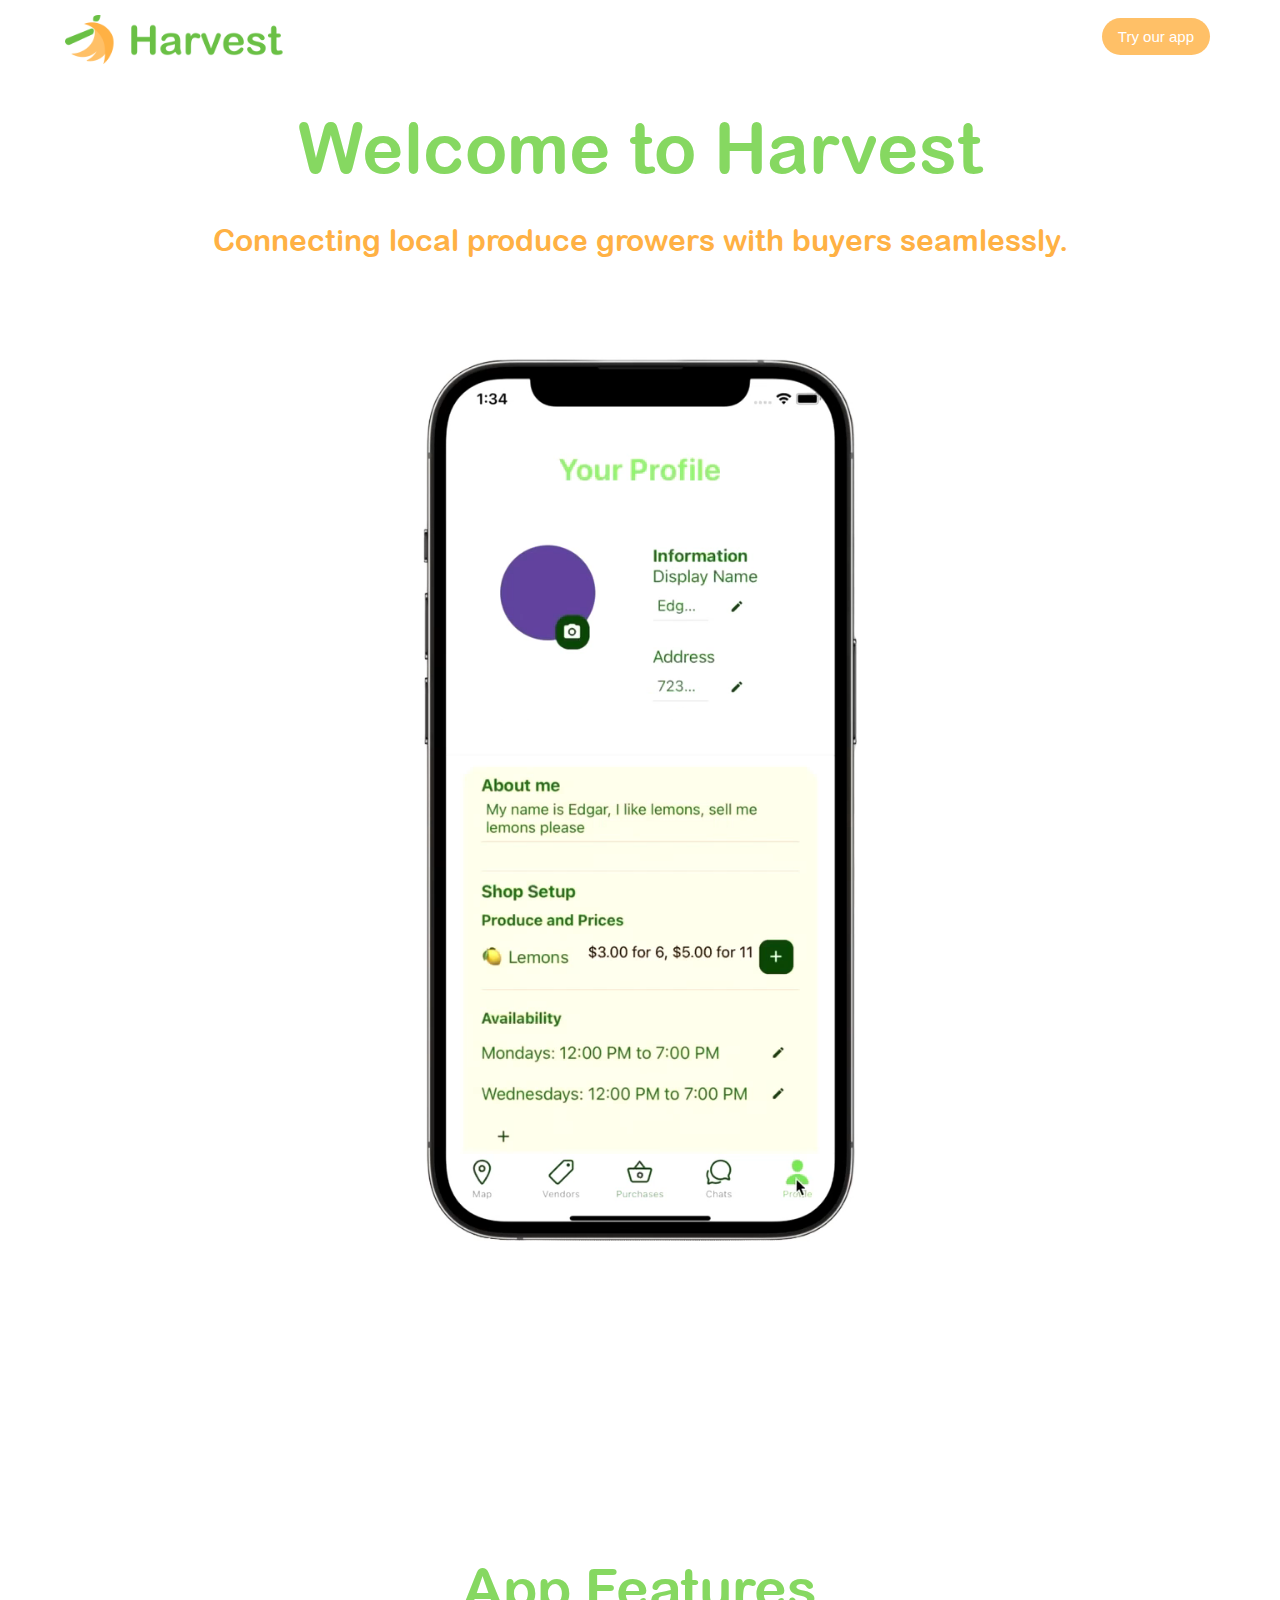
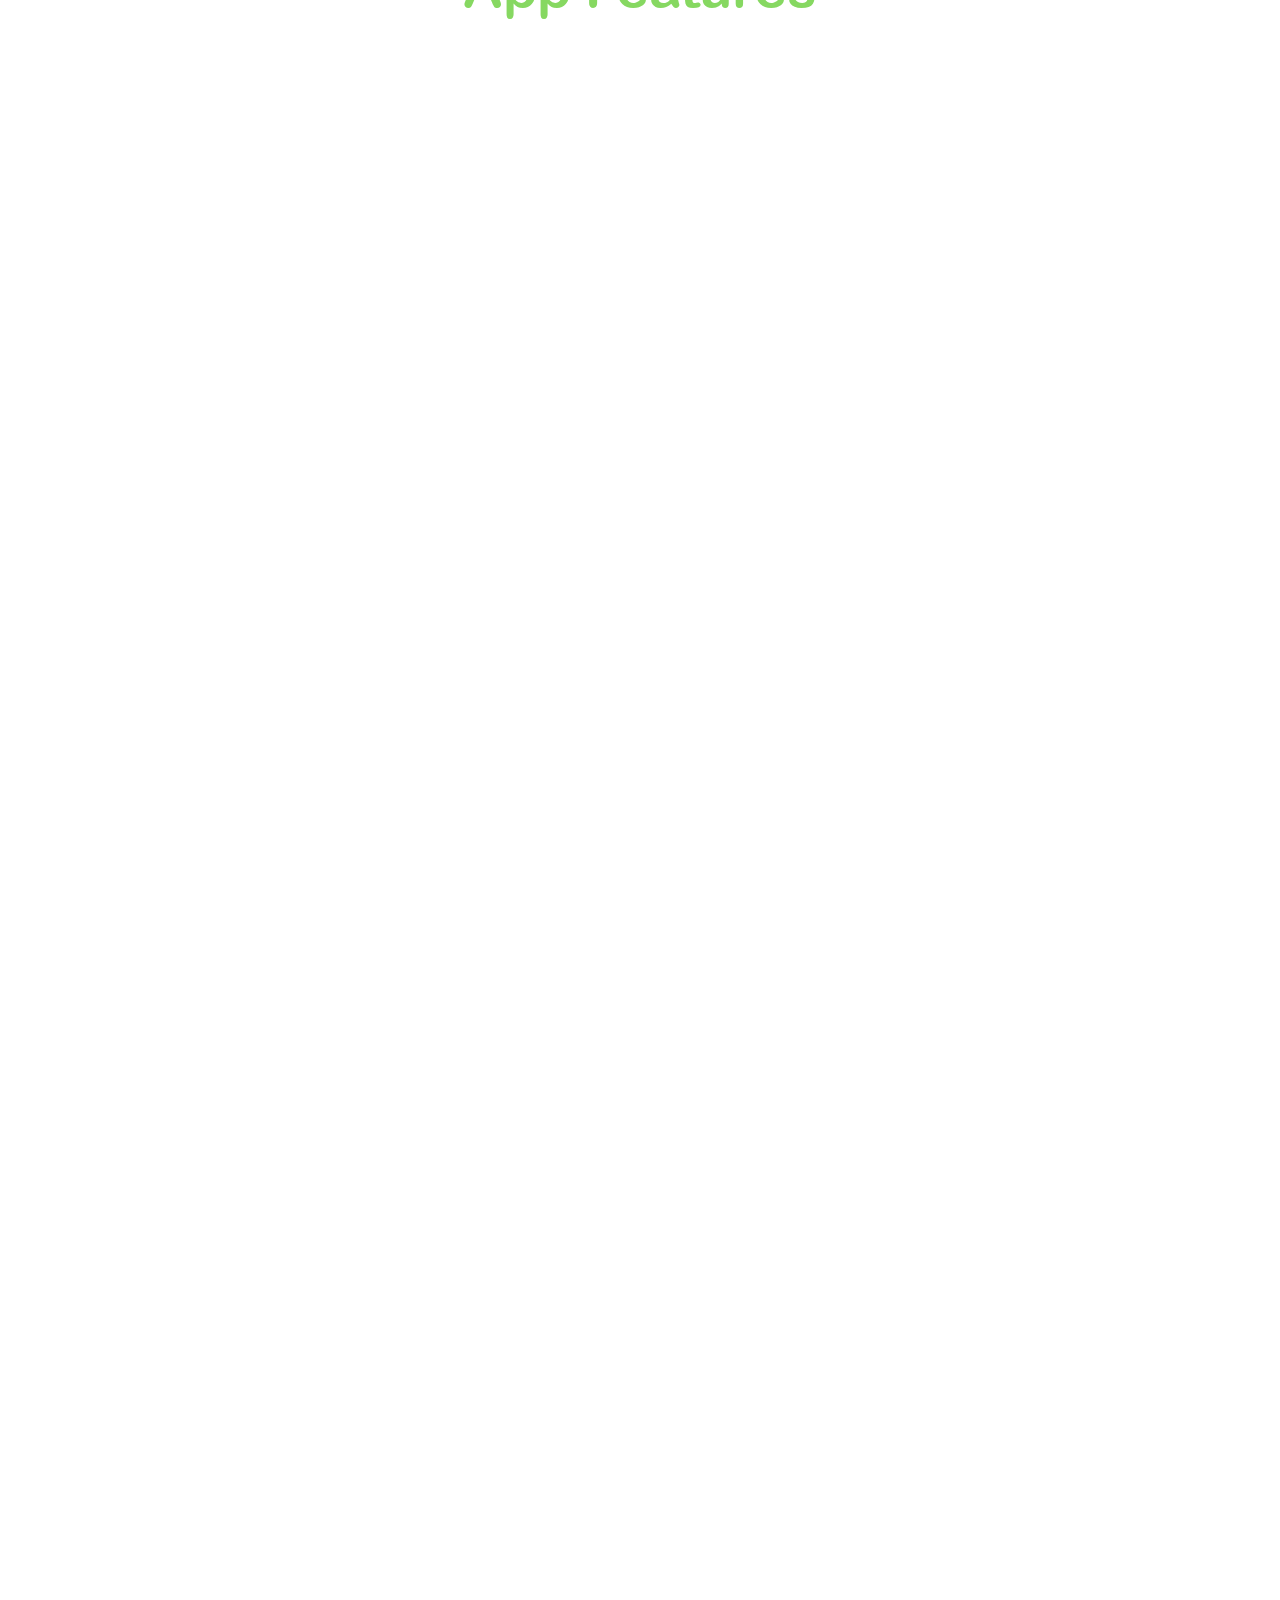
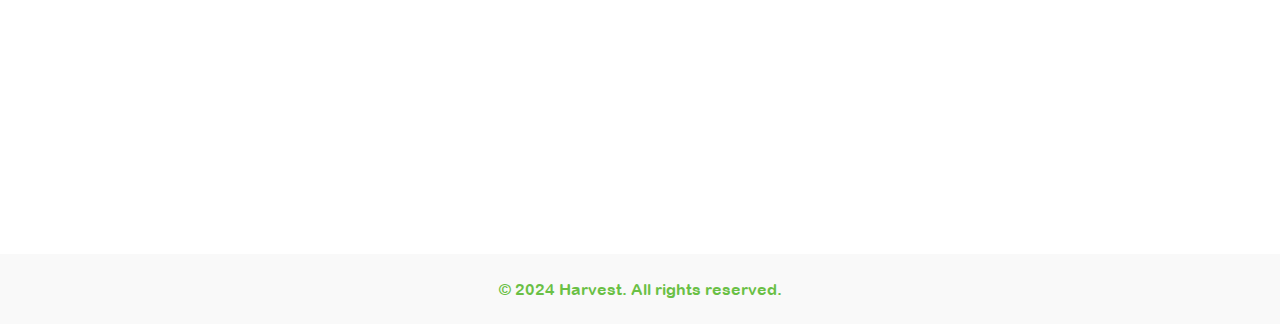
<file: index.html>
<!DOCTYPE html>
<html lang="en">
<head>
   <meta charset="UTF-8">
   <meta name="viewport" content="width=device-width, initial-scale=1.0">
   <title>Harvest</title>
   <link rel="stylesheet" href="style.css">
   <link rel="icon" type="image/x-icon" href="./images/0001.png">
</head>
<body>
  
   </div>
   <header>
       <div class="logo">
           <img id="logo-header" src="./logus.png" alt="Harvest Logo">
       </div>
       

       <button id="try-app-button" >Try our app</button>

       <!-- <nav>
           <ul>
               <li><a href="#home">Home</a></li>
               <li><a href="#features">Features</a></li>
               <li><a href="#values">Values</a></li>
               <li><a href="#team">Team</a></li>
               <li><a href="#contact">Contact</a></li>
           </ul>
       </nav> -->
   </header>

   <main>
       <section id="home" class="hero">
           <div id="Home" class="hero-content">
               <h2 id="open-text">Welcome to Harvest</h2>
               <p id="under-open-text">Connecting local produce growers with buyers seamlessly.</p>
               <video autoplay loop muted playsinline class="main-video">
                <source src="202408062203.mp4" type="video/mp4">
                
            </video>
           </div>
       </section>

       <section id="features" class="features">
           <h2 class="Htwo">App Features</h2>
           <div class="feature-list">
               <div class="feature-item">
                   <img src="./images/Map-Feature-removebg-preview (1).png" alt="Map Feature">
                   <h3>Find Local Vendors </h3>
                   <p>Locate nearby vendors easily using our interactive map.</p>
               </div>
               <div class="feature-item">
                   <img src="./images/Chat-Feature-removebg-preview.png" alt="Chat Feature">
                   <h3>Chat with Vendors</h3>
                   <p>Communicate directly with vendors through in-app chat.</p>
               </div>
               <div class="feature-item">
                   <img src="./images/Profile-Feature-removebg-preview.png" alt="Profile Feature">
                   <h3>Profile Management</h3>
                   <p>Manage your profile, view your transactions, and more.</p>
               </div>
           </div>
       </section>

       <section id="values" class="values">
           <h2 class="Htwo">Our Core Values</h2>
           <div class="value-list">
               <div class="value-item">
                   <h3>Sustainability</h3>
                   <p>Promoting eco-friendly practices in local agriculture.</p>
               </div>
               <div class="value-item">
                   <h3>Community</h3>
                   <p>Building strong relationships between produce growers and consumers.</p>
               </div>
               <div class="value-item">
                   <h3>Quality</h3>
                   <p>Ensuring the highest quality of produce and services.</p>
               </div>
           </div>
       </section>

       <!-- <section id="team" class="team">
        <h2 class="Htwo">Our Team</h2>
        <div class="team-videos">
            <div class="video-container">
                <video controls>
                    <source src="./videos/team1.mp4" type="video/mp4">
                    Your browser does not support the video tag.
                </video>
            </div>
            <div class="video-container">
                <video controls>
                    <source src="./videos/team2.mp4" type="video/mp4">
                    Your browser does not support the video tag.
                </video>
            </div>
        </div>
    </section> -->

       <section id="contact" class="contact">
           <h2 class="Htwo">Contact Us</h2>
           <form>
               <input type="text" placeholder="Your Name" required>
               <input type="email" placeholder="Your Email" required>
               <textarea placeholder="Your Message" required></textarea>
               <button type="submit">Send Message</button>
           </form>
       </section>
       
       <div id="appPopup" class="popup">
        <div class="popup-content">
            <span class="close-btn">&times;</span>
            <h2>Interested in Our App?</h2>
            <p>Thank you for response!</p>
            <button id="yesButton" class="popup-button">Yes</button>
            <button id="noButton" class="popup-button">No</button>
        </div>
    </div>

       
   </main>

   <footer>
       <p>&copy; 2024 Harvest. All rights reserved.</p>
   </footer>

   <script src="index.js"></script>
</body>
</html>
</file>
<file: style.css>
@font-face {
  font-family: 'arialround';
  src: url('arialroundedmtbold.ttf');
}

/* General Styles */
body {
  font-family: 'arialround', sans-serif;
  margin: 0;
  padding: 0;
  box-sizing: border-box;
  color: #333;
  overflow: auto; /* Hide overflow until animation ends */
}

#Home {
  margin-top: -100px;
}

header {
  color: #6ac045;
  display: flex;
  justify-content: space-between;
  align-items: center;
  background-color: #fff;
  padding: 5px 20px;
}

/* Updated Responsive Video Styling */
.main-video {
  width: 100%;
  max-width: 600px; /* Maximum width on large screens */
  height: auto;
  margin: 20px auto;
  display: block;
  border-radius: 20px;
  margin-top: -20px;
}

.logo img {
  width: 40px;
  margin-right: 10px;
}

.logo h1 {
  display: inline;
  color: #6ac045;
}

nav ul {
  list-style: none;
  display: flex;
  gap: 40px;
  font-size: 18px;
}

nav a {
  text-decoration: none;
  color: #6ac045;
  transition: color 0.3s;
}

nav a:hover {
  color: #55a035;
}

.hero {
  background-size: contain;
  text-align: center;
  padding: 100px 20px;
  color: #333;
}

.hero-content h2 {
  font-size: 2.5em;
  margin: 0.5em 0;
}

.hero-content p {
  font-size: 1.2em;
}

.cta {
  display: inline-block;
  margin-top: 20px;
  padding: 10px 20px;
  background-color: #6ac045;
  color: white;
  border-radius: 5px;
  text-decoration: none;
  transition: background-color 0.3s;
}

.cta:hover {
  background-color: #55a035;
}

.features,
.values,
.contact,
.team {
  padding: 60px 20px;
  text-align: center;
}

.features h2,
.values h2,
.contact h2,
.team h2 {
  margin-bottom: 40px;
  margin-top: 42px;
}

.features h3,
.values h3,
.contact h3,
.team h3 {
  font-size: 30px;
  color: #6AC045;
}

.features p,
.values p,
.contact p,
.team p {
  font-size: 18px;
  color: #FFC067;
}

.feature-list,
.value-list {
  display: flex;
  justify-content: center;
  gap: 30px;
  flex-wrap: wrap;
}

.feature-item {
  width: 300px;
  padding: 20px;
  border-radius: 40px;
}

.value-item {
  width: 300px;
  padding: 20px;
  background-color: #fff;
  box-shadow: 0 2px 5px rgba(0,0,0,0.1);
  border-radius: 40px;
}

.feature-item img {
  width: 100%;
  border-radius: 8px;
}

.contact form {
  max-width: 500px;
  margin: 0 auto;
  display: flex;
  flex-direction: column;
  gap: 10px;
}

input,
textarea {
  padding: 10px;
  border: 1px solid #ddd;
  border-radius: 5px;
  font-size: 1em;
}

button {
  padding: 10px;
  background-color: #6ac045;
  color: white;
  border: none;
  border-radius: 5px;
  cursor: pointer;
  transition: background-color 0.3s;
}

button:hover {
  background-color: #55a035;
}

footer {
  background-color: #f9f9f9;
  color: #6ac045;
  text-align: center;
  padding: 10px 0;
}

#logo-header {
  margin-top: 10px;
  padding-left: 5vh;
  width: 220px;
}

#logo-header-text {
  margin-top: 10px;
  color: #6ac045;
  right: 200vh;
  padding-right: 140vh;
  margin-left: -70px;
  padding-top: 2.5vh;
  font-size: 5vh;
  font-family: 'arialround';
}

#try-app-button {
  padding: 10px 16px;
  margin-right: 50px;
  background-color: #FFC067;
  border: none;
  border-radius: 30px;
  color: white;
  cursor: pointer;
  text-decoration: none;
  transition: color 0.3s;
  font-size: 15px;
}

/* Team Section Styles */
.team {
  padding: 60px 20px;
  text-align: center;
}

.team-videos {
  display: flex;
  justify-content: center;
  gap: 40px;
  flex-wrap: wrap;
}

/* Updated Responsive Video Container Styling */
.video-container {
  width: 100%;
  max-width: 600px; /* Maximum width on large screens */
  margin: 0 auto;
}

video {
  width: 100%;
  border-radius: 30px;
}

.popup {
  display: none; /* Hidden by default */
  position: fixed;
  left: 0;
  top: 0;
  width: 100%;
  height: 100%;
  background-color: rgba(0, 0, 0, 0.5);
  z-index: 1000;
  justify-content: center;
  align-items: center;
}

.popup-content {
  background-color: #fff;
  padding: 20px;
  border-radius: 50px;
  width: 90%;
  max-width: 400px;
  text-align: center;
  box-shadow: 0 4px 8px rgba(0, 0, 0, 0.2);
}

.popup-button {
  background-color: #6ac045;
  color: #fff;
  padding: 10px 20px;
  border: none;
  border-radius: 50px;
  cursor: pointer;
  margin: 10px 5px;
  transition: background-color 0.3s;
}

.popup-button:hover {
  background-color: #55a035;
}

.close-btn {
  position: absolute;
  top: 10px;
  right: 10px;
  cursor: pointer;
  font-size: 1.2rem;
  color: #333;
}

#open-text {
  font-size: 70px;
  color: #86D861;
}

#under-open-text {
  font-size: 30px;
  color: #FFB144;
}

.Htwo {
  font-size: 55px;
  color: #86D861;
}

/* Base styles for the sections */
section,
.feature-item,
.value-item {
  opacity: 0;
  transform: translateY(40px); /* Start further below for a more dramatic effect */
  transition: opacity 1s ease-out, transform 1s ease-out;
}

/* Animation class to apply when elements should be visible */
.animate {
  opacity: 1;
  transform: translateY(0);
}

/* Animation for the initial load */
@keyframes initialLoad {
  from {
    opacity: 0;
    transform: translateY(90px); /* More pronounced initial rise */
  }
  to {
    opacity: 1;
    transform: translateY(0);
  }
}

.initial-load {
  animation: initialLoad 1s ease-out;
}

/* Initial state for elements before they come into view */
.animate {
  opacity: 0;
  transform: translateY(50px);
  transition: opacity 1s ease-out, transform 1s ease-out;
}

/* State when elements are in view */
.animate.in-view {
  opacity: 1;
  transform: translateY(0);
}

/* Initial state for header and button */
.header-animate {
  opacity: 0;
  transform: translateY(-50px);
  transition: opacity 1s ease-out, transform 1s ease-out;
}

/* State when header and button are in view */
.header-animate.in-view {
  opacity: 1;
  transform: translateY(0);
}

/* Additional styling to ensure smooth transition */
.header-animate,
.animate {
  transition: opacity 1s ease-out, transform 1s ease-out;
}

/* Media Queries for Responsiveness */
@media (max-width: 1200px) {
  .hero-content h2 {
    font-size: 2em;
  }
  
  .hero-content p {
    font-size: 1em;
  }
  
  .feature-item,
  .value-item {
    width: 45%;
  }
  
  /* Adjust video sizes on medium screens */
  .main-video {
    max-width: 80%;
  }
  
  .video-container {
    max-width: 80%;
  }
}

@media (max-width: 768px) {
  header {
    flex-direction: column;
    align-items: flex-start;
  }
  
  nav ul {
    flex-direction: column;
    gap: 20px;
  }
  
  .hero-content h2 {
    font-size: 1.5em;
  }
  
  .hero-content p {
    font-size: 0.9em;
  }
  
  .feature-item,
  .value-item {
    width: 100%;
  }
  
  .team-videos {
    flex-direction: column;
  }
  
  .video-container {
    max-width: 90%;
  }
  
  /* Adjust main video for smaller tablets */
  .main-video {
    max-width: 90%;
  }
}

@media (max-width: 480px) {
  .hero-content h2 {
    font-size: 1.2em;
  }
  
  .hero-content p {
    font-size: 0.8em;
  }
  
  #open-text {
    font-size: 2em;
  }
  
  #under-open-text {
    font-size: 1em;
  }
  
  .cta {
    padding: 8px 16px;
    font-size: 0.9em;
  }
  
  #try-app-button {
    padding: 8px 12px;
    font-size: 0.8em;
  }
  
  /* Adjust video sizes on mobile devices */
  .main-video {
    max-width: 100%;
  }
  
  .video-container {
    max-width: 100%;
  }
}
</file>
